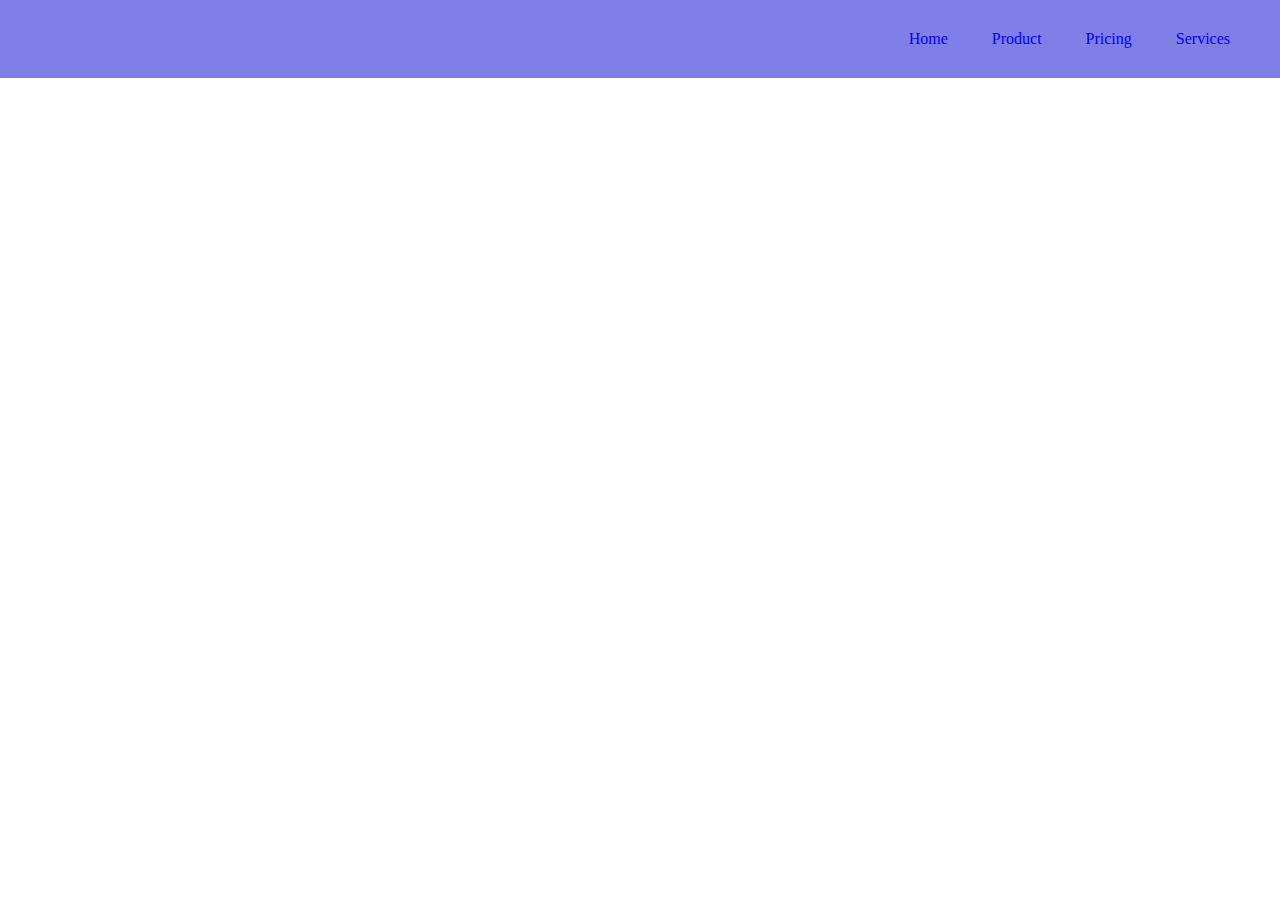
<file: NavBaar/index.html>
<!DOCTYPE html>
<html lang="en">
<head>
    <meta charset="UTF-8">
    <meta name="viewport" content="width=device-width, initial-scale=1.0">
    <title>Nav baar</title>
    <link rel="stylesheet" href="style.css">
</head>
<body>
    <nav>
     <ul>
        <li>Home</li>
        <li>Product</li>
        <li>Pricing</li>
        <li>Services</li>
    </ul>
    </nav>
</body>
</html>
</file>
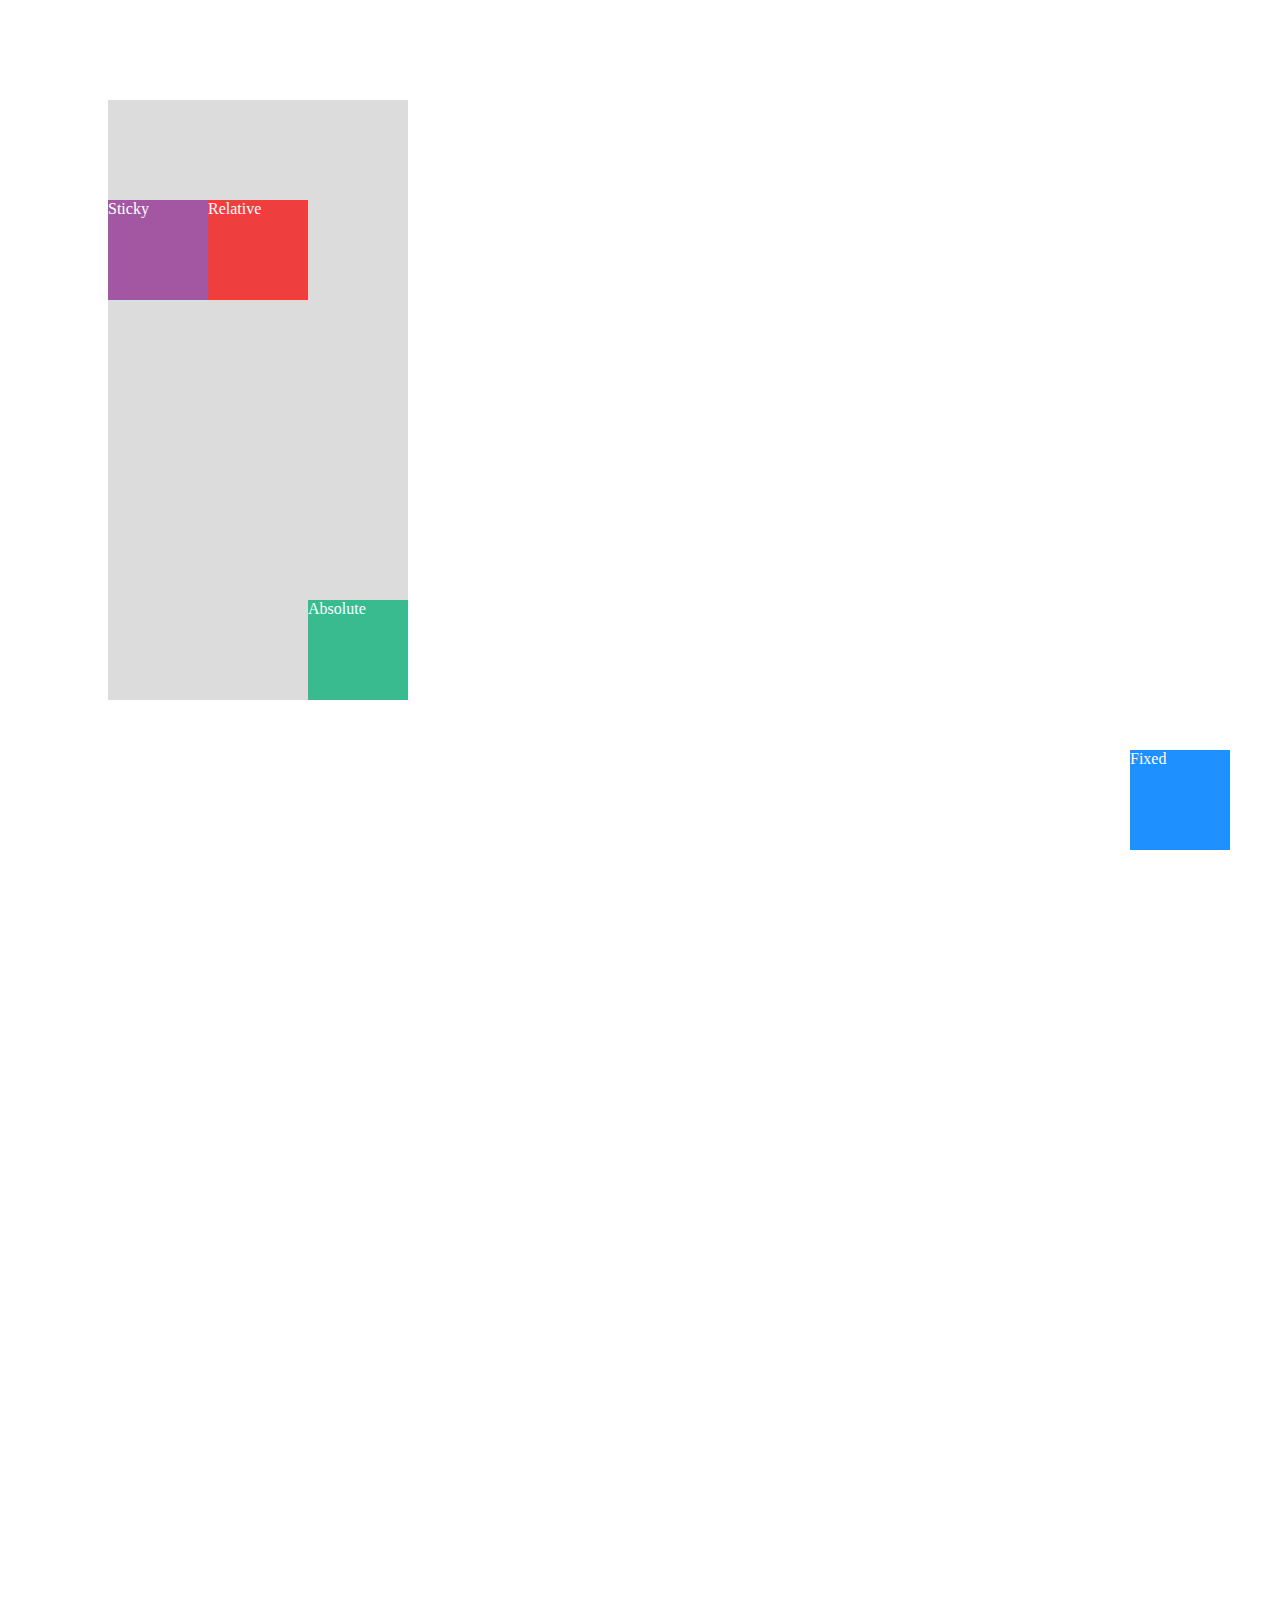
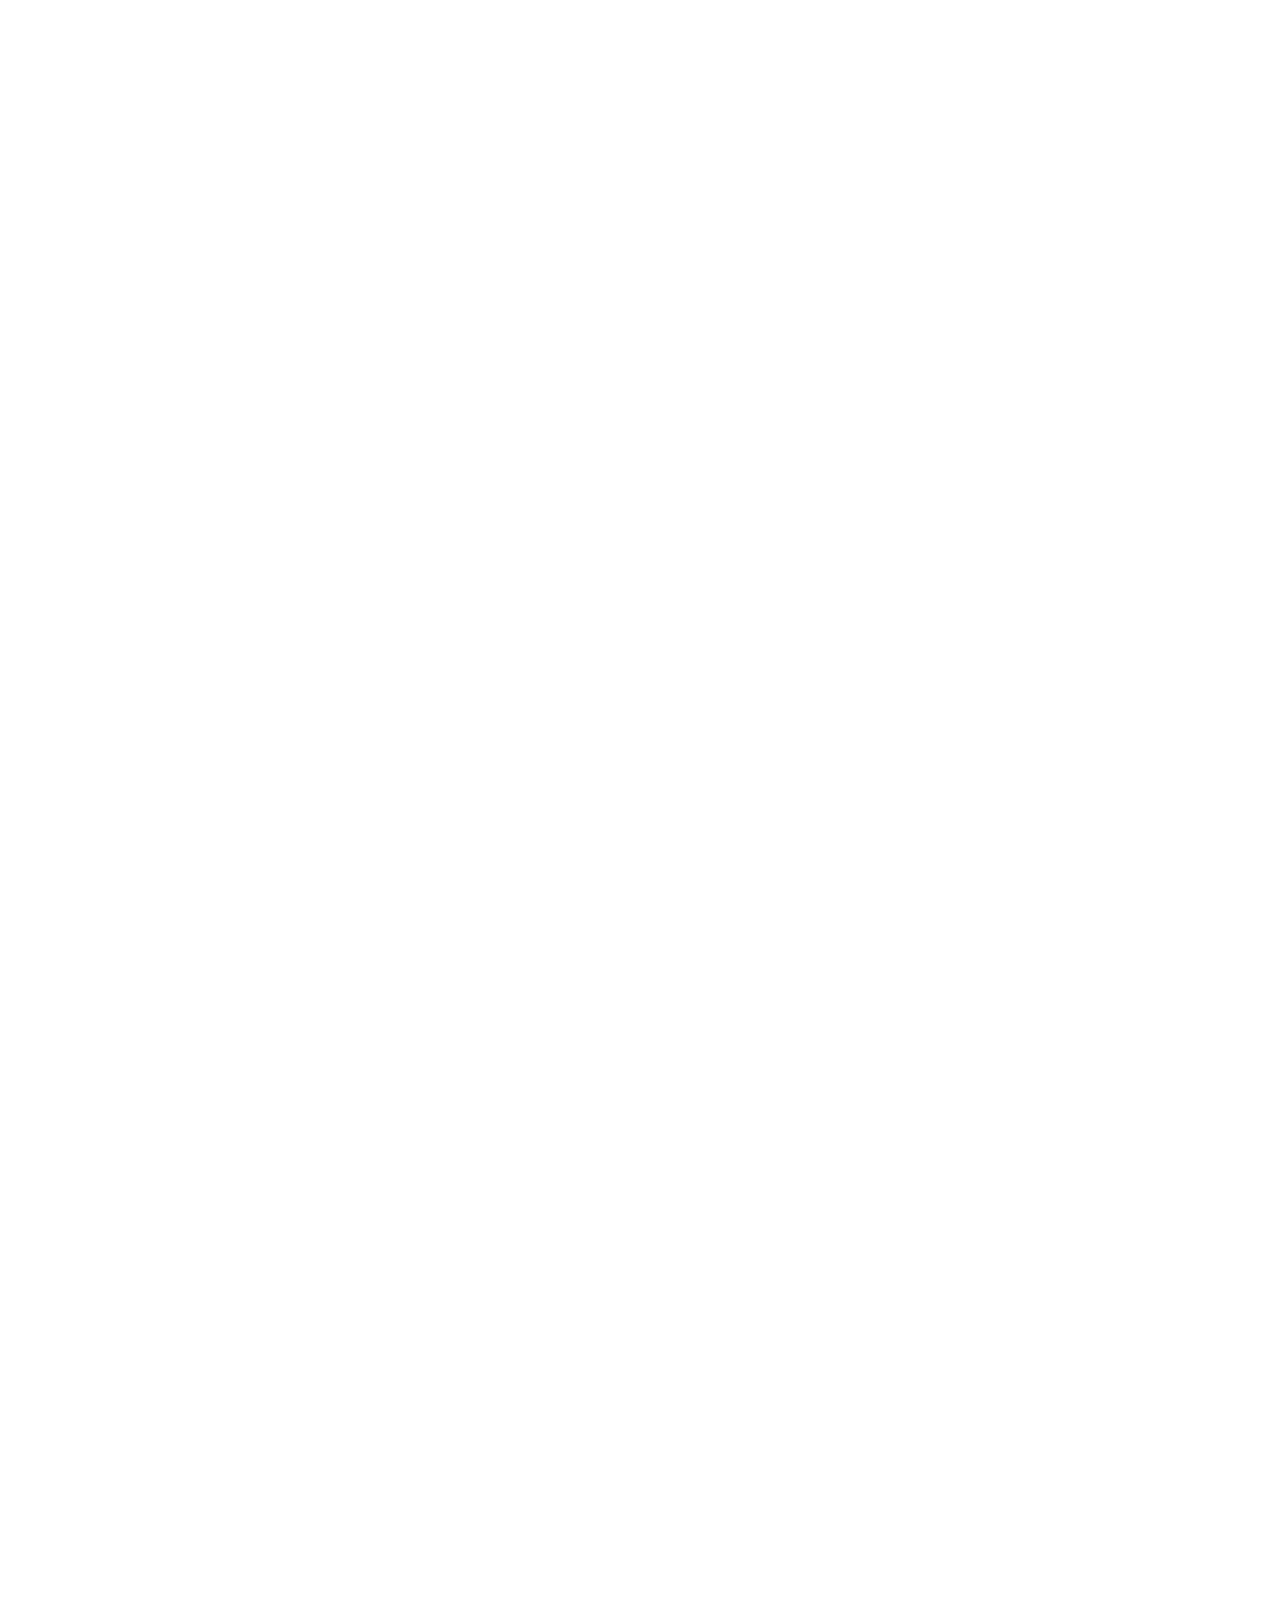
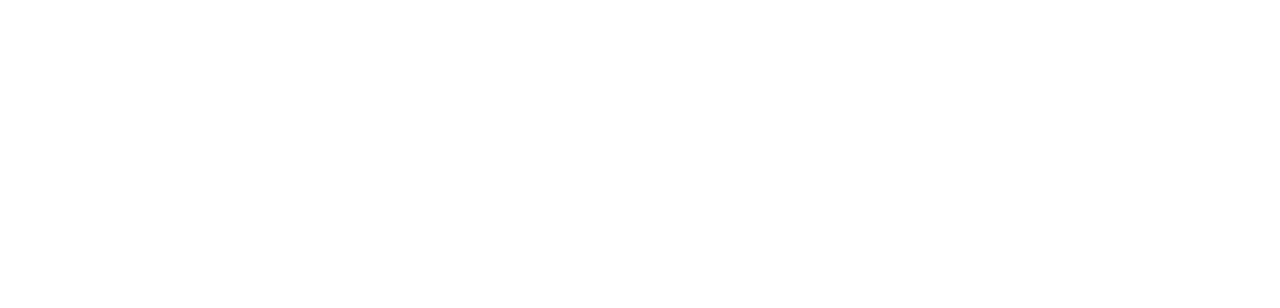
<file: Position/index.html>
<!DOCTYPE html>
<html lang="en">
<head>
    <meta charset="UTF-8">
    <meta name="viewport" content="width=device-width, initial-scale=1.0">
    <title>Document</title>
    <link rel="stylesheet" href="style.css">
</head>
<body>
    <div class="container">
        <div class="box red">Relative</div>
        <div class="box green">Absolute</div>
        <div class="box blue">Fixed</div>
        <div class="box purple">Sticky</div>
    </div>

    <div class="spacer"></div>

</body>
</html>
</file>
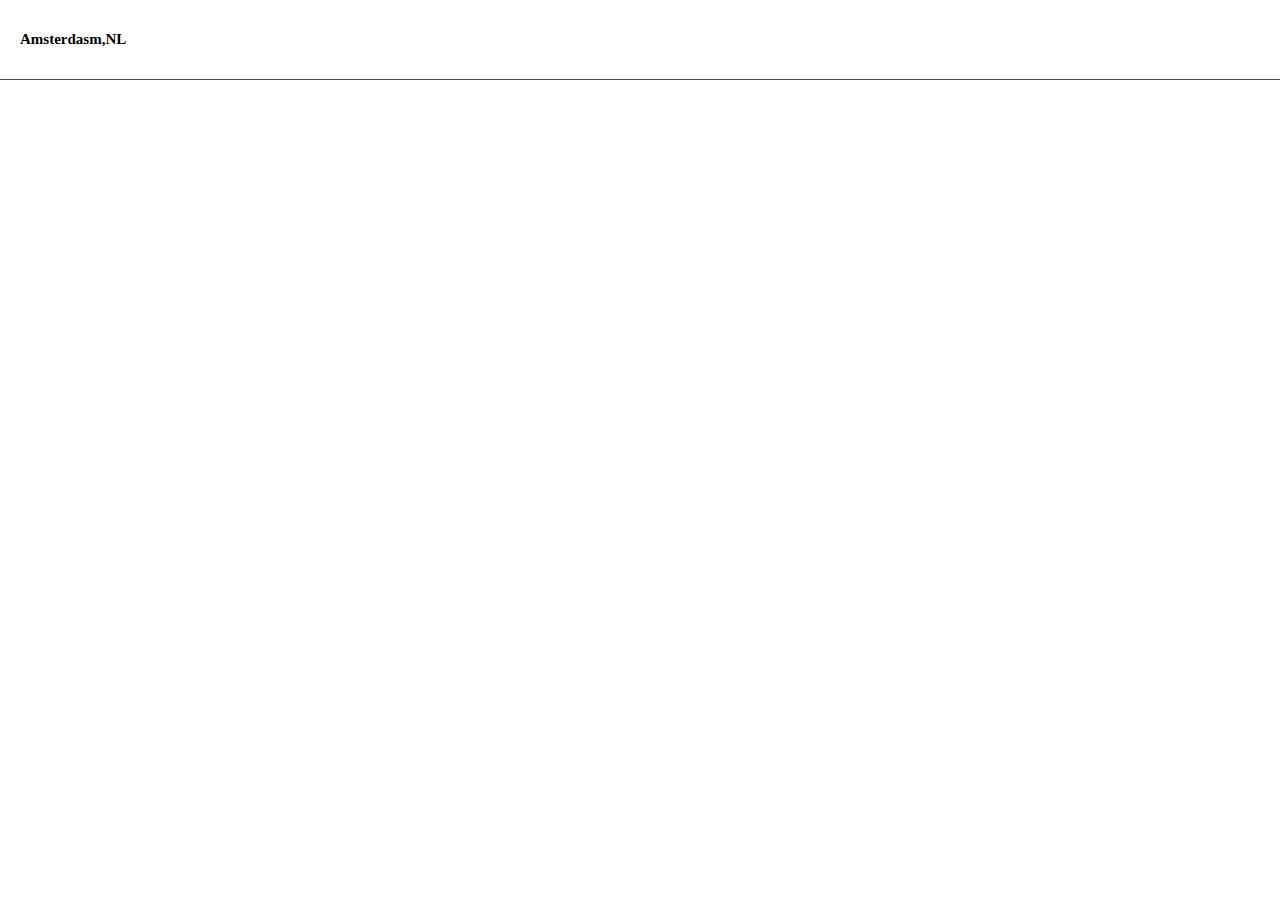
<file: Restro Website/index.html>
<!DOCTYPE html>
<html lang="en">
<head>
    <meta charset="UTF-8">
    <meta name="viewport" content="width=device-width, initial-scale=1.0">
    <title>Document</title>
    <link rel="stylesheet" href="style.css">
    
</head>
<body>
    <div id="main">
        <div id="page1">
            <nav>
                <h2>Amsterdasm,NL</h2>
            </nav>
        </div>
    </div>
</body>
</html>
</file>
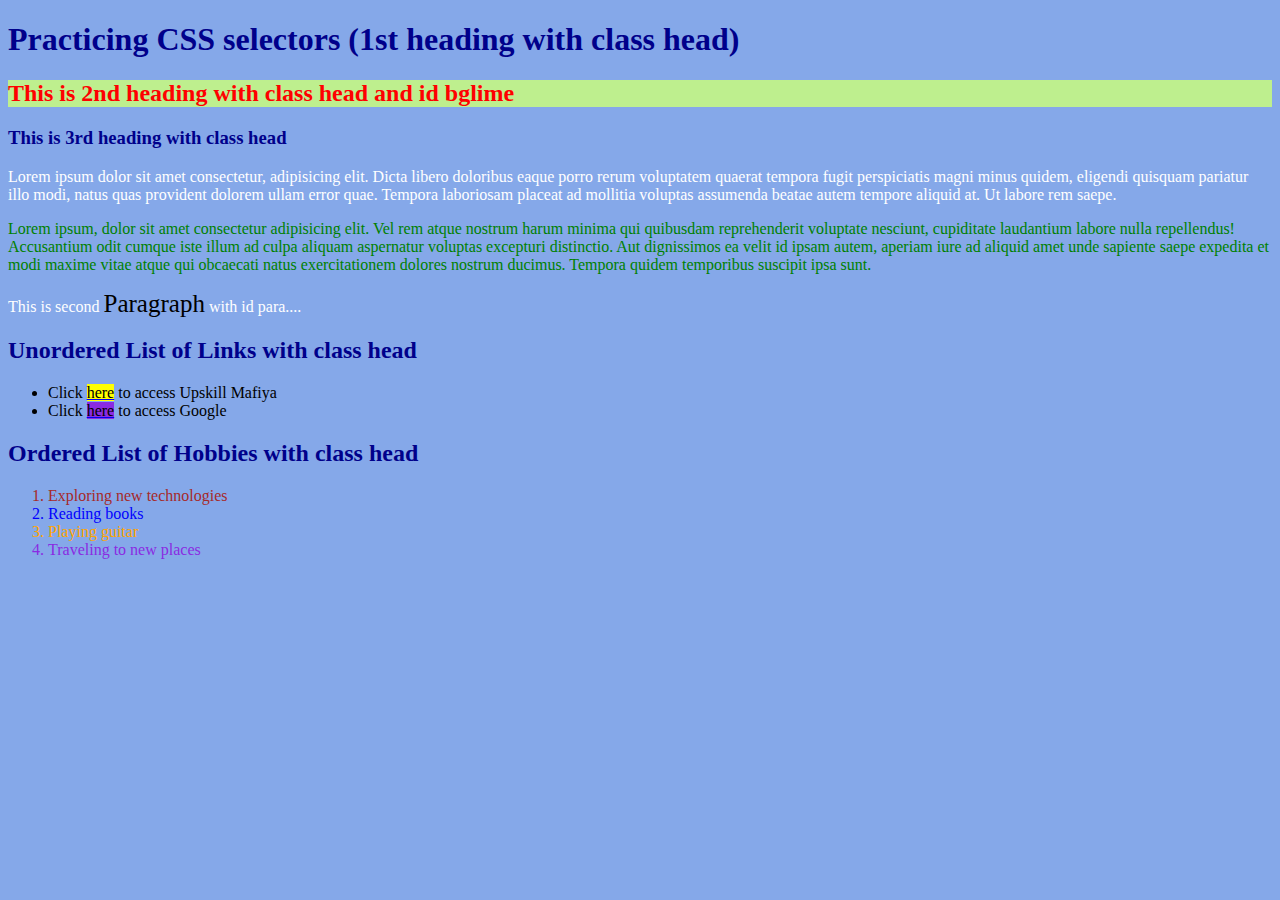
<file: Task 2/index.html>
<!DOCTYPE html>
<html lang="en">
  <head>
    <meta charset="UTF-8" />
    <meta name="viewport" content="width=device-width, initial-scale=1.0" />
    <title>Task 2</title>
    <link rel="stylesheet" href="style.css" />
  </head>
  <body>
    <h1 class="head">Practicing CSS selectors (1st heading with class head)</h1>
    <h2 class="head" id="bglime">This is 2nd heading with class head and id bglime</h2>
    <h3 class="head">This is 3rd heading with class head</h3>
    
    <p>
      Lorem ipsum dolor sit amet consectetur, adipisicing elit. Dicta libero
      doloribus eaque porro rerum voluptatem quaerat tempora fugit perspiciatis
      magni minus quidem, eligendi quisquam pariatur illo modi, natus quas
      provident dolorem ullam error quae. Tempora laboriosam placeat ad mollitia
      voluptas assumenda beatae autem tempore aliquid at. Ut labore rem saepe.
    </p>

    <p id="para">
      Lorem ipsum, dolor sit amet consectetur adipisicing elit. Vel rem atque
      nostrum harum minima qui quibusdam reprehenderit voluptate nesciunt,
      cupiditate laudantium labore nulla repellendus! Accusantium odit cumque
      iste illum ad culpa aliquam aspernatur voluptas excepturi distinctio. Aut
      dignissimos ea velit id ipsam autem, aperiam iure ad aliquid amet unde
      sapiente saepe expedita et modi maxime vitae atque qui obcaecati natus
      exercitationem dolores nostrum ducimus. Tempora quidem temporibus suscipit
      ipsa sunt.
    </p>

    <p>
      This is second <span class="highlight">Paragraph</span> with id
      para....<br />
    </p>

    <h2 class="head">Unordered List of Links with class head</h2>
    <ul>
        <li>Click <a href="#"><mark style="background-color: yellow;">here</mark></a> to access Upskill Mafiya</li>
        <li>Click <a href="#"><mark style="background-color: blueviolet;">here</mark></a> to access Google</li>
    </ul>

    <h2 class="head">Ordered List of Hobbies with class head</h2>
    <ol>
        <li style="color:brown;">Exploring new technologies</li>
        <li style="color:blue;">Reading books</li>
        <li style="color:orange">Playing guitar</li>
        <li style="color:blueviolet">Traveling to new places</li>
    </ol>
  </body>
</html>
</file>
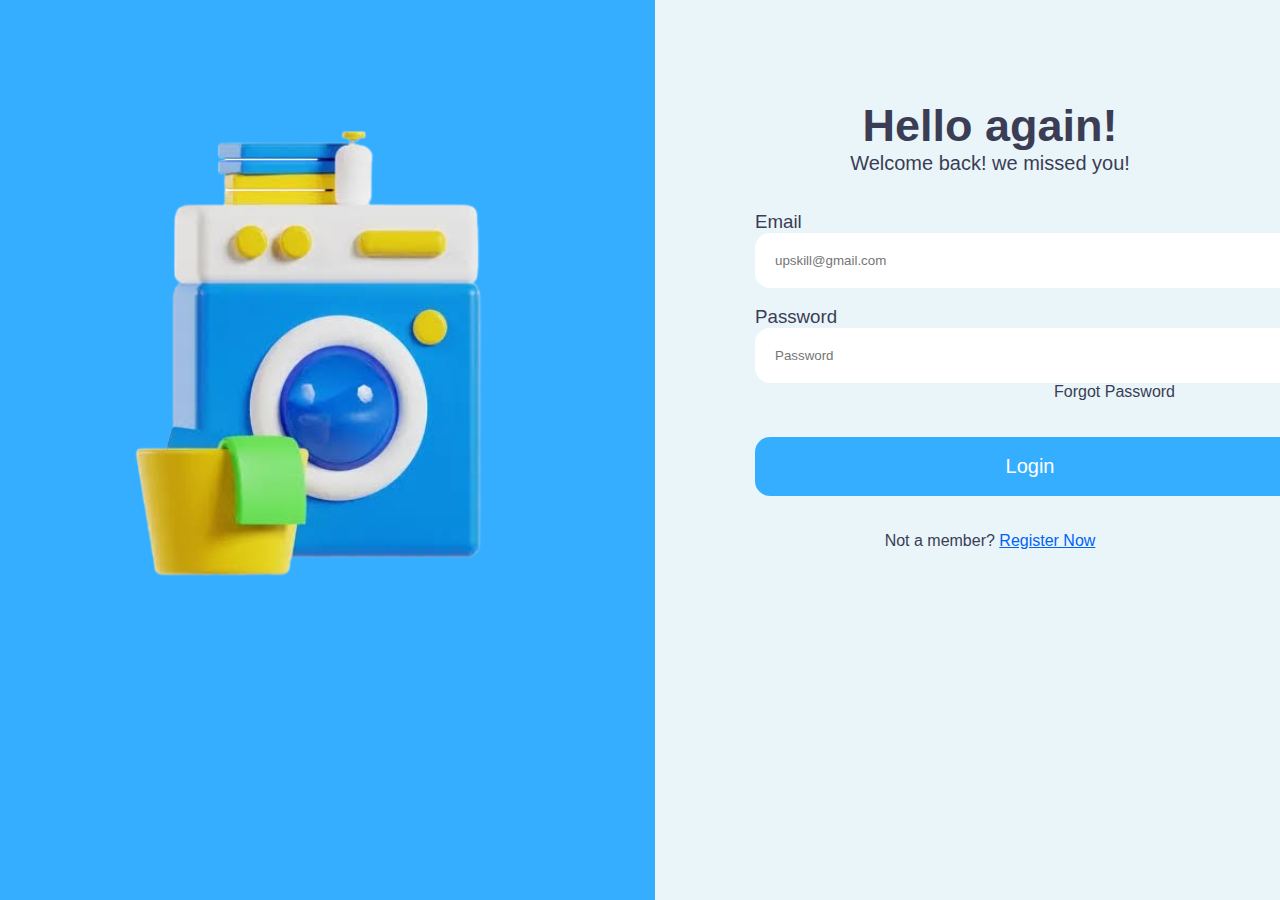
<file: Task 5/index.html>
<!DOCTYPE html>
<html lang="en">
<head>
    <meta charset="UTF-8">
    <meta name="viewport" content="width=device-width, initial-scale=1.0">
    <title>Laundary Mart-Login Page</title>
    <link rel="shortcut icon" href="https://cdn-icons-png.flaticon.com/128/698/698703.png" type="image/x-icon">
    <link rel="stylesheet" href="style.css">
</head>
<body>
    <div class="container">
        <div class="box" id="left">
            <img class="img1" src="laundry.png" alt="">
        </div>
        <div class="box" id="right">
            <div class="div1"> 
                <h1>Hello again!</h1>
                <p class="p1">Welcome back! we missed you!</p>
                <br>
                <br>
                <form class="form">
                    <h3>Email </h3>
                    
                    <input class="one" name="Email" type="email" placeholder="upskill@gmail.com">
                    <br>
                    <h3>Password</h3>
                    <input class="one" name="password" type="password" placeholder="Password">
                    <p class="p2">Forgot Password</p>
                    <br>
                    <br>
                    <button class="one" id="b1">Login</button>
                </form>
                <br>
                <br>
                <p class="p3">Not a member? <span style="color: #0063f7; text-decoration: underline;">Register Now</span></p>
            </div>
        
           
        </div>
    </div>
</body>
</html>
</file>
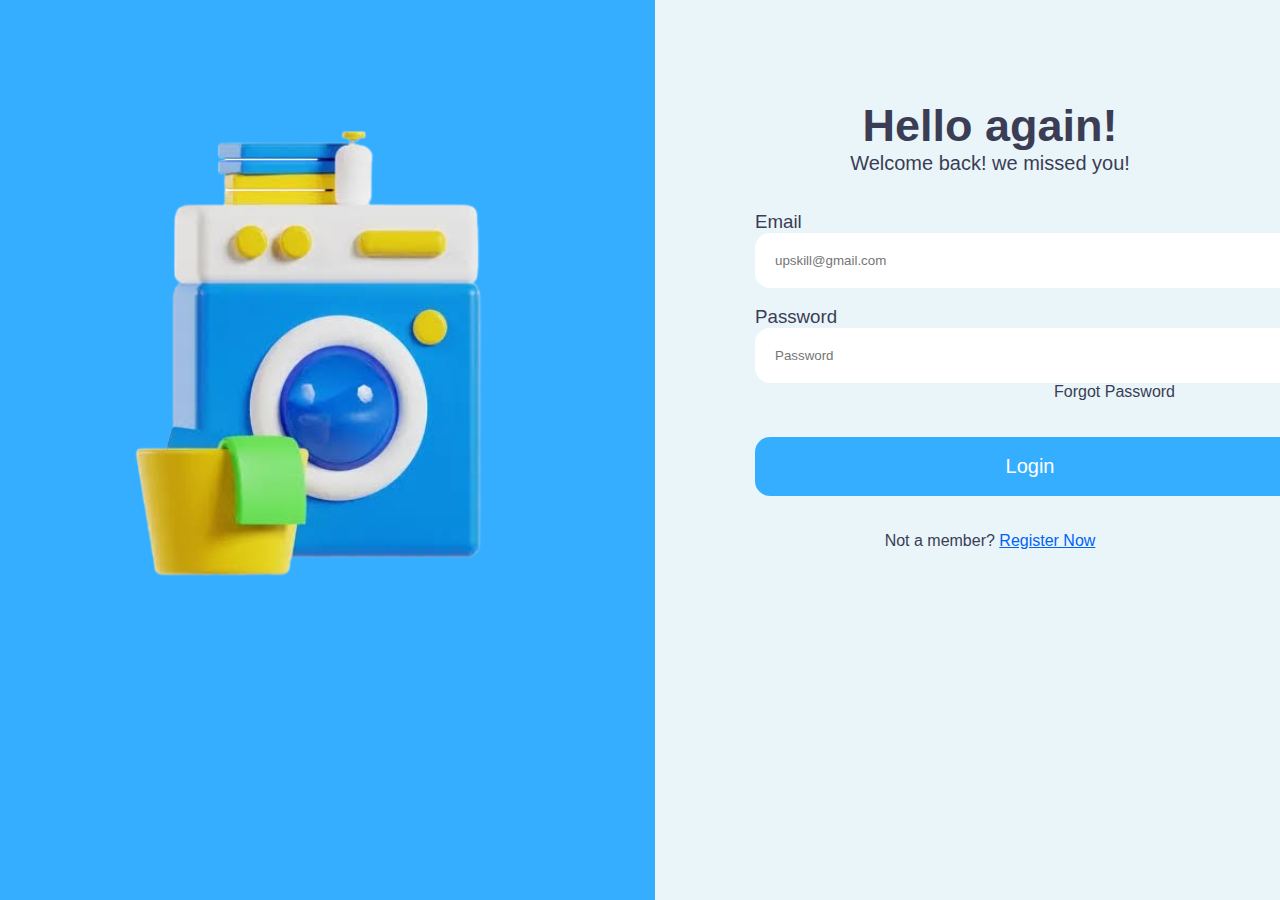
<file: Task5/index.html>
<!DOCTYPE html>
<html lang="en">
<head>
    <meta charset="UTF-8">
    <meta name="viewport" content="width=device-width, initial-scale=1.0">
    <title>Laundary Mart-Login Page</title>
    <link rel="shortcut icon" href="https://cdn-icons-png.flaticon.com/128/698/698703.png" type="image/x-icon">
    <link rel="stylesheet" href="style.css">
</head>
<body>
    <div class="container">
        <div class="box" id="left">
            <img class="img1" src="/Task4/laundry.png" alt="">
        </div>
        <div class="box" id="right">
            <div class="div1"> 
                <h1>Hello again!</h1>
                <p class="p1">Welcome back! we missed you!</p>
                <br>
                <br>
                <form class="form">
                    <h3>Email </h3>
                    
                    <input class="one" name="Email" type="email" placeholder="upskill@gmail.com">
                    <br>
                    <h3>Password</h3>
                    <input class="one" name="password" type="password" placeholder="Password">
                    <p class="p2">Forgot Password</p>
                    <br>
                    <br>
                    <button class="one" id="b1">Login</button>
                </form>
                <br>
                <br>
                <p class="p3">Not a member? <span style="color: #0063f7; text-decoration: underline;">Register Now</span></p>
            </div>
        
           
        </div>
    </div>
</body>
</html>
</file>
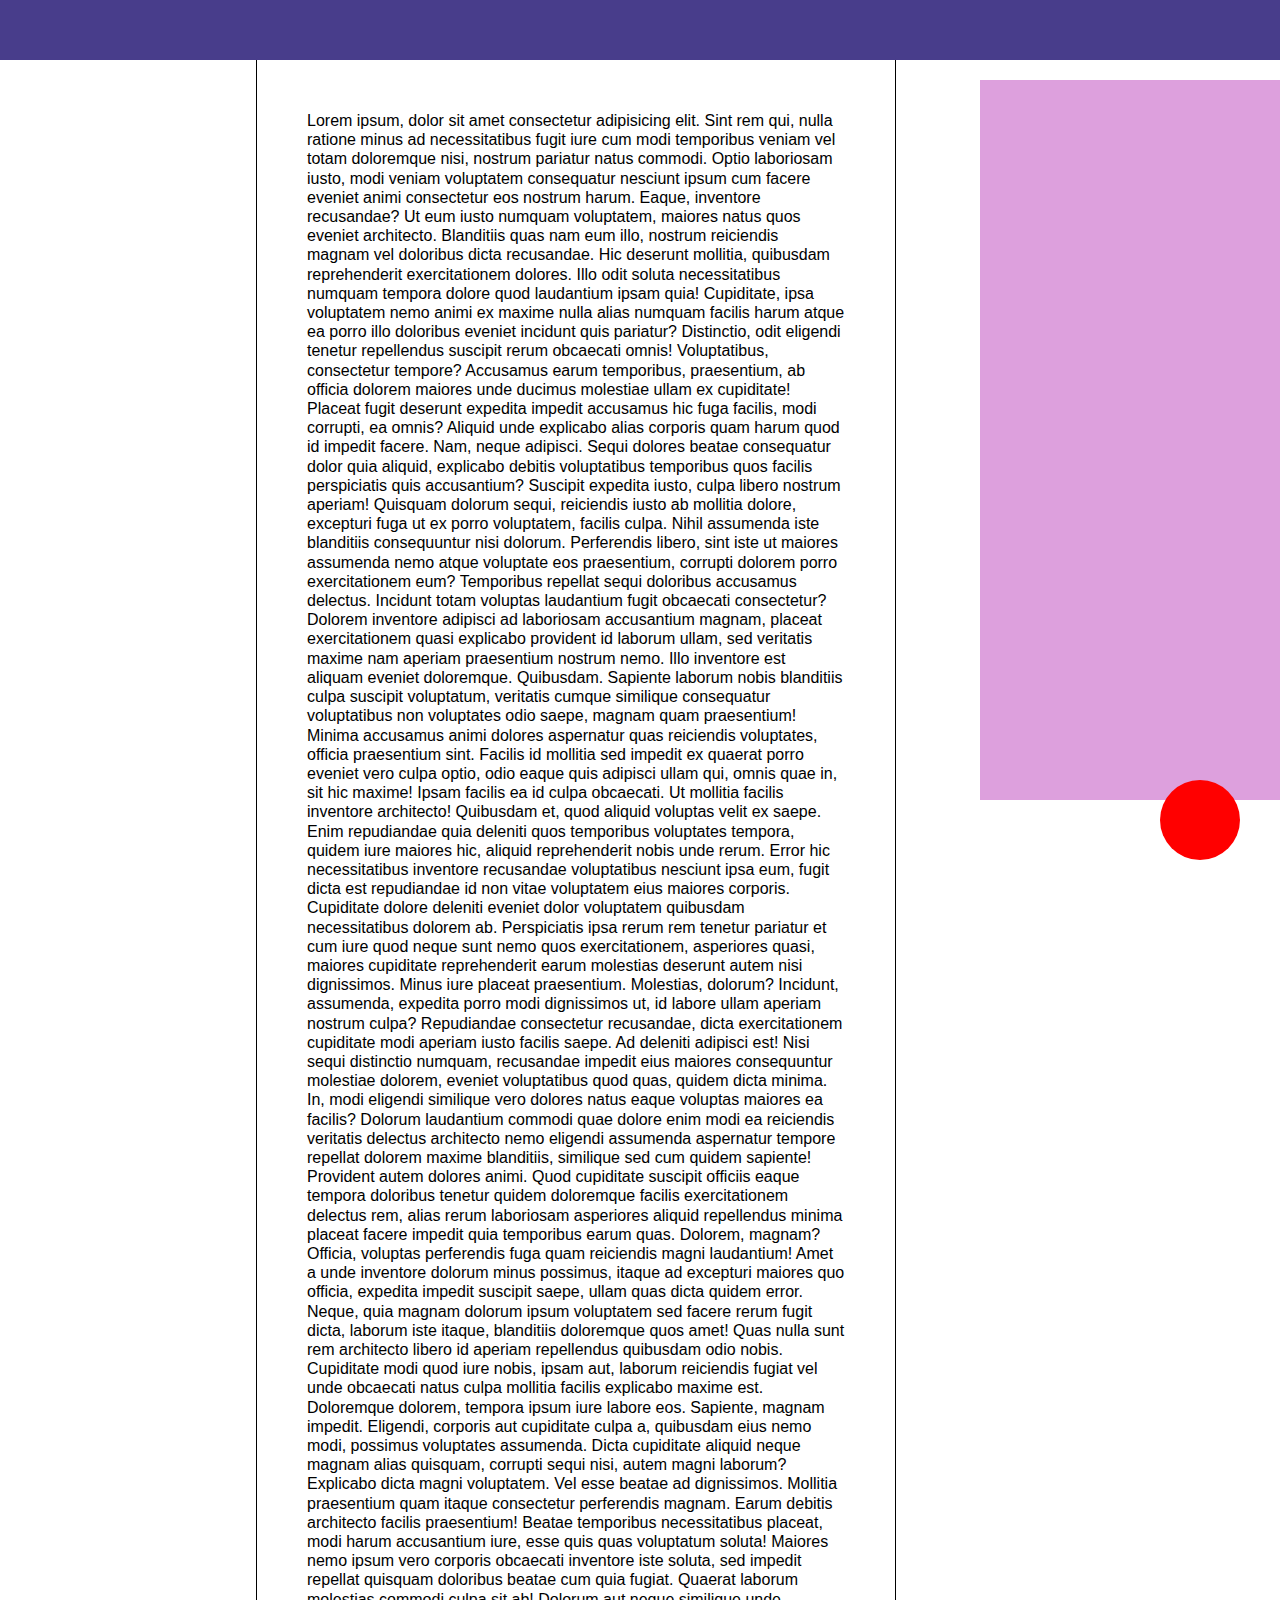
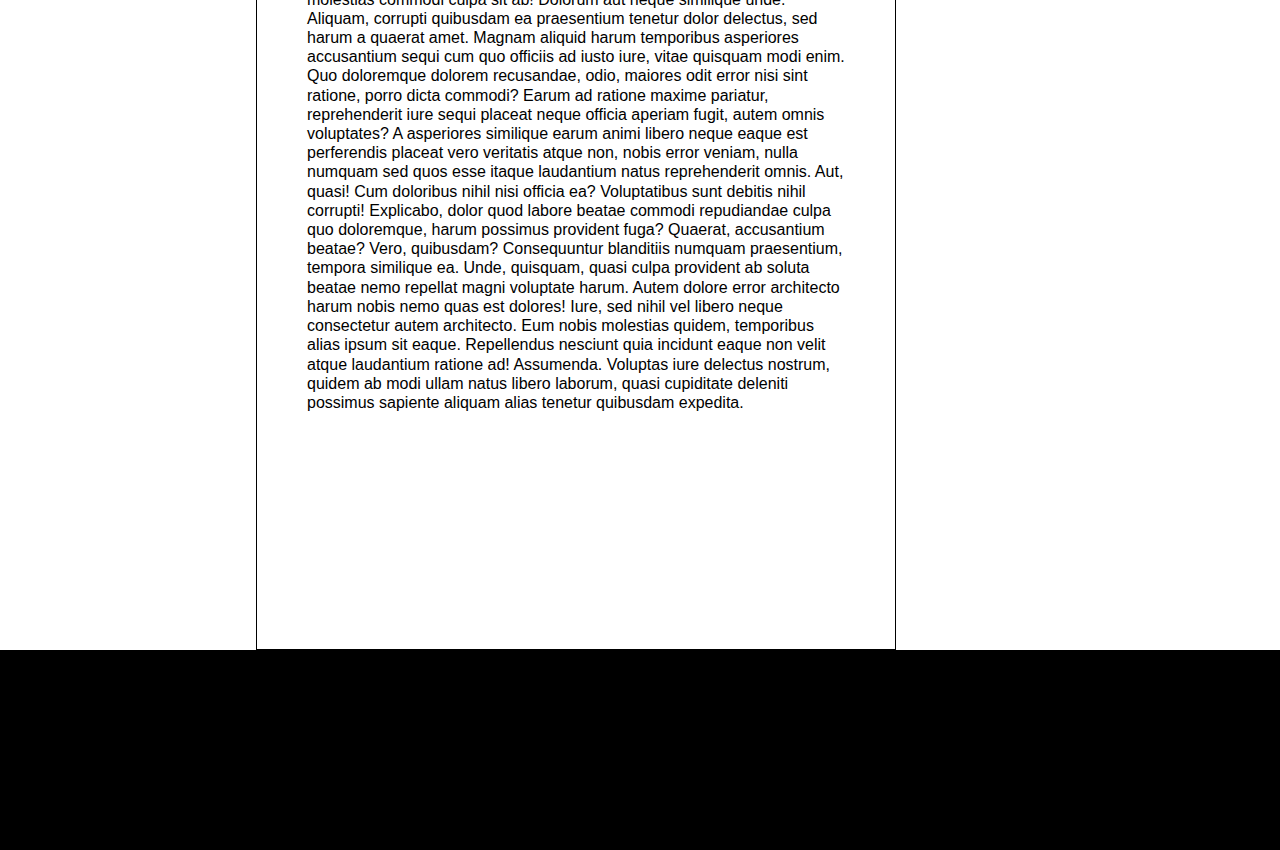
<file: Position/index1.html>
<!DOCTYPE html>
<html lang="en">
  <head>
    <meta charset="UTF-8" />
    <meta name="viewport" content="width=device-width, initial-scale=1.0" />
    <title>Document</title>
    <link rel="stylesheet" href="style1.css" />
  </head>
  <body>
    <nav class="nav"></nav>

    <main>
      <p>
        Lorem ipsum, dolor sit amet consectetur adipisicing elit. Sint rem qui, nulla ratione minus ad necessitatibus fugit iure cum modi temporibus veniam vel totam doloremque nisi, nostrum pariatur natus commodi.
        Optio laboriosam iusto, modi veniam voluptatem consequatur nesciunt ipsum cum facere eveniet animi consectetur eos nostrum harum. Eaque, inventore recusandae? Ut eum iusto numquam voluptatem, maiores natus quos eveniet architecto.
        Blanditiis quas nam eum illo, nostrum reiciendis magnam vel doloribus dicta recusandae. Hic deserunt mollitia, quibusdam reprehenderit exercitationem dolores. Illo odit soluta necessitatibus numquam tempora dolore quod laudantium ipsam quia!
        Cupiditate, ipsa voluptatem nemo animi ex maxime nulla alias numquam facilis harum atque ea porro illo doloribus eveniet incidunt quis pariatur? Distinctio, odit eligendi tenetur repellendus suscipit rerum obcaecati omnis!
        Voluptatibus, consectetur tempore? Accusamus earum temporibus, praesentium, ab officia dolorem maiores unde ducimus molestiae ullam ex cupiditate! Placeat fugit deserunt expedita impedit accusamus hic fuga facilis, modi corrupti, ea omnis?
        Aliquid unde explicabo alias corporis quam harum quod id impedit facere. Nam, neque adipisci. Sequi dolores beatae consequatur dolor quia aliquid, explicabo debitis voluptatibus temporibus quos facilis perspiciatis quis accusantium?
        Suscipit expedita iusto, culpa libero nostrum aperiam! Quisquam dolorum sequi, reiciendis iusto ab mollitia dolore, excepturi fuga ut ex porro voluptatem, facilis culpa. Nihil assumenda iste blanditiis consequuntur nisi dolorum.
        Perferendis libero, sint iste ut maiores assumenda nemo atque voluptate eos praesentium, corrupti dolorem porro exercitationem eum? Temporibus repellat sequi doloribus accusamus delectus. Incidunt totam voluptas laudantium fugit obcaecati consectetur?
        Dolorem inventore adipisci ad laboriosam accusantium magnam, placeat exercitationem quasi explicabo provident id laborum ullam, sed veritatis maxime nam aperiam praesentium nostrum nemo. Illo inventore est aliquam eveniet doloremque. Quibusdam.
        Sapiente laborum nobis blanditiis culpa suscipit voluptatum, veritatis cumque similique consequatur voluptatibus non voluptates odio saepe, magnam quam praesentium! Minima accusamus animi dolores aspernatur quas reiciendis voluptates, officia praesentium sint.
        Facilis id mollitia sed impedit ex quaerat porro eveniet vero culpa optio, odio eaque quis adipisci ullam qui, omnis quae in, sit hic maxime! Ipsam facilis ea id culpa obcaecati.
        Ut mollitia facilis inventore architecto! Quibusdam et, quod aliquid voluptas velit ex saepe. Enim repudiandae quia deleniti quos temporibus voluptates tempora, quidem iure maiores hic, aliquid reprehenderit nobis unde rerum.
        Error hic necessitatibus inventore recusandae voluptatibus nesciunt ipsa eum, fugit dicta est repudiandae id non vitae voluptatem eius maiores corporis. Cupiditate dolore deleniti eveniet dolor voluptatem quibusdam necessitatibus dolorem ab.
        Perspiciatis ipsa rerum rem tenetur pariatur et cum iure quod neque sunt nemo quos exercitationem, asperiores quasi, maiores cupiditate reprehenderit earum molestias deserunt autem nisi dignissimos. Minus iure placeat praesentium.
        Molestias, dolorum? Incidunt, assumenda, expedita porro modi dignissimos ut, id labore ullam aperiam nostrum culpa? Repudiandae consectetur recusandae, dicta exercitationem cupiditate modi aperiam iusto facilis saepe. Ad deleniti adipisci est!
        Nisi sequi distinctio numquam, recusandae impedit eius maiores consequuntur molestiae dolorem, eveniet voluptatibus quod quas, quidem dicta minima. In, modi eligendi similique vero dolores natus eaque voluptas maiores ea facilis?
        Dolorum laudantium commodi quae dolore enim modi ea reiciendis veritatis delectus architecto nemo eligendi assumenda aspernatur tempore repellat dolorem maxime blanditiis, similique sed cum quidem sapiente! Provident autem dolores animi.
        Quod cupiditate suscipit officiis eaque tempora doloribus tenetur quidem doloremque facilis exercitationem delectus rem, alias rerum laboriosam asperiores aliquid repellendus minima placeat facere impedit quia temporibus earum quas. Dolorem, magnam?
        Officia, voluptas perferendis fuga quam reiciendis magni laudantium! Amet a unde inventore dolorum minus possimus, itaque ad excepturi maiores quo officia, expedita impedit suscipit saepe, ullam quas dicta quidem error.
        Neque, quia magnam dolorum ipsum voluptatem sed facere rerum fugit dicta, laborum iste itaque, blanditiis doloremque quos amet! Quas nulla sunt rem architecto libero id aperiam repellendus quibusdam odio nobis.
        Cupiditate modi quod iure nobis, ipsam aut, laborum reiciendis fugiat vel unde obcaecati natus culpa mollitia facilis explicabo maxime est. Doloremque dolorem, tempora ipsum iure labore eos. Sapiente, magnam impedit.
        Eligendi, corporis aut cupiditate culpa a, quibusdam eius nemo modi, possimus voluptates assumenda. Dicta cupiditate aliquid neque magnam alias quisquam, corrupti sequi nisi, autem magni laborum? Explicabo dicta magni voluptatem.
        Vel esse beatae ad dignissimos. Mollitia praesentium quam itaque consectetur perferendis magnam. Earum debitis architecto facilis praesentium! Beatae temporibus necessitatibus placeat, modi harum accusantium iure, esse quis quas voluptatum soluta!
        Maiores nemo ipsum vero corporis obcaecati inventore iste soluta, sed impedit repellat quisquam doloribus beatae cum quia fugiat. Quaerat laborum molestias commodi culpa sit ab! Dolorum aut neque similique unde.
        Aliquam, corrupti quibusdam ea praesentium tenetur dolor delectus, sed harum a quaerat amet. Magnam aliquid harum temporibus asperiores accusantium sequi cum quo officiis ad iusto iure, vitae quisquam modi enim.
        Quo doloremque dolorem recusandae, odio, maiores odit error nisi sint ratione, porro dicta commodi? Earum ad ratione maxime pariatur, reprehenderit iure sequi placeat neque officia aperiam fugit, autem omnis voluptates?
        A asperiores similique earum animi libero neque eaque est perferendis placeat vero veritatis atque non, nobis error veniam, nulla numquam sed quos esse itaque laudantium natus reprehenderit omnis. Aut, quasi!
        Cum doloribus nihil nisi officia ea? Voluptatibus sunt debitis nihil corrupti! Explicabo, dolor quod labore beatae commodi repudiandae culpa quo doloremque, harum possimus provident fuga? Quaerat, accusantium beatae? Vero, quibusdam?
        Consequuntur blanditiis numquam praesentium, tempora similique ea. Unde, quisquam, quasi culpa provident ab soluta beatae nemo repellat magni voluptate harum. Autem dolore error architecto harum nobis nemo quas est dolores!
        Iure, sed nihil vel libero neque consectetur autem architecto. Eum nobis molestias quidem, temporibus alias ipsum sit eaque. Repellendus nesciunt quia incidunt eaque non velit atque laudantium ratione ad! Assumenda.
        Voluptas iure delectus nostrum, quidem ab modi ullam natus libero laborum, quasi cupiditate deleniti possimus sapiente aliquam alias tenetur quibusdam expedita. </p>
    </main>

    <div class="aside-container">
      <aside></aside>
    </div>

    <div class="contact"></div>

    <footer></footer>
  </body>
</html>
</file>
<file: NavBaar/style.css>
*{
    margin: 0;
    padding: 0;
    /* border: 1px solid blueviolet; */
    box-sizing: border-box;
}

body{
    font-family: Verdana;
}
ul{
    list-style: none;
    text-align: end;
    padding: 30px;
   
    background-color:rgb(127, 127, 231);
    color:blue;
}

li{
    display: inline;
    padding: 20px;
}

li:hover{
    color: rgb(162, 64, 162);
    cursor: pointer;
}
</file>
<file: Position/style.css>
body{
    color: white;
}

.container{
    width: 300px;
    height: 600px;
    background-color: gainsboro;
    margin: 100px;
    position: relative;
}

.box{
    width: 100px;
    height: 100px;
    background-color: gainsboro;
}

.red{
    position: relative;
    background-color: #ef3e3e;
    top: 100px;
    left: 100px;
}

.green{
    background-color: #3aba8f;
    position: absolute;
    bottom: 0;
    right: 0;
}

.blue{
    background-color: dodgerblue;
    position: fixed;
    bottom: 50px;
    right: 50px;
}

.purple{
    background-color: #a357a3;
    position: sticky;
    top: 50px;
}

.spacer{
    height: 300vh;
}
</file>
<file: Restro Website/style.css>
@font-face {
    font-family: domaine;
    src: url(5f242a69b1577e63266b4d72_DomaineDispCondMedium.ttf);
}


*{
    padding:0;
    margin:0;
    box-sizing:border-box;
}

body,html{
    height: 100%;
    width: 100%;
}

nav{
    height:80px;
    width: 100%;
    display: flex;
    align-items: center;
    justify-content: space-between;
    padding: 0 20px;
    border-bottom: 1px solid rgb(75, 75, 75);
}

nav h2{
    font-size: 15px;
}
nav img{
    width: 12%;
}
nav i{
    font-size: 20px;
}
</file>
<file: Task 2/style.css>
body{
background: rgb(133, 168, 233);
}

.head{
    color: darkblue;
}

#bglime{
    background-color: rgb(190, 239, 142);
    color: red;
}

p{
    color: white;
}

#para{
    color: green;
}

.highlight{
    color: black;
    font-size: 25px;
}
</file>
<file: Task 5/style.css>
/*
   display: flex;
 flex-direction: column-reverse; 
 flex-wrap: wrap; 
 gap: 10px; 
 row-gap: 10px; 
 column-gap: 10px;
 flex-flow: wrap row;
justify-content: flex-end;
justify-content: center;
align-items: center;
 align-content: space-evenly;

 -------
 .box-properties 

 border: 2px solid green;
    margin: 10px 0;
   width: 100px;
   flex-basis: 25%; 

   --------

   .box-1 properties
    flex-grow: 1;
   flex-shrink: 2; 
   flex-basis: 200px;
   flex: 0 0 200px;
   align-self: stretch;

*/

*{
    box-sizing: border-box;
    font-family:'Segoe UI', Tahoma, Geneva, Verdana, sans-serif;
    margin: 0;
    padding: 0;
}

.container{ 
   display: flex;
   height: 100vh;
   justify-content: center;
   align-content:center;
   
   
}

.box{
   flex-basis: 55%;  
}

#left{
   background-color: #35aeff;  
}

.img1{
   height: 500px;
   width: 480px;
   margin: 100px;
}

#right{
   background-color: #eaf5fa;
   justify-content: center;
   display: flex;
}
h1{
   font-size: 45px;
   text-align: center;
   margin-right: 80px;
}

.p1{
   font-size: 20px;
   text-align: center;
   margin-right: 80px;
}

h3{
   font-weight: normal;
}

.div1{
   width: 100%;
   justify-content: center;
   margin-top: 100px;
   margin-left: 100px;
   color: #3b3d55;
}



.form{
   display: flex;
   flex-direction:column;

}

.one{
   border: none;
   border-radius: 15px;
   width: 550px;
   padding: 20px;
}
.p2{
   text-align: end;
   margin-right: 130px;

}

#b1{
   color: white;
   font-size: 20px;
   background-color: #35aeff;
   padding: 18px;
   width: 550px;
   margin-left: 0px;
}

button:hover{
   cursor: pointer;
}

.p3{
   text-align: center;
   margin-right: 80px;
}

span:hover{
   cursor: pointer;
}
</file>
<file: Task5/style.css>
/*
   display: flex;
 flex-direction: column-reverse; 
 flex-wrap: wrap; 
 gap: 10px; 
 row-gap: 10px; 
 column-gap: 10px;
 flex-flow: wrap row;
justify-content: flex-end;
justify-content: center;
align-items: center;
 align-content: space-evenly;

 -------
 .box-properties 

 border: 2px solid green;
    margin: 10px 0;
   width: 100px;
   flex-basis: 25%; 

   --------

   .box-1 properties
    flex-grow: 1;
   flex-shrink: 2; 
   flex-basis: 200px;
   flex: 0 0 200px;
   align-self: stretch;

*/

*{
    box-sizing: border-box;
    font-family:'Segoe UI', Tahoma, Geneva, Verdana, sans-serif;
    margin: 0;
    padding: 0;
}

.container{ 
   display: flex;
   height: 100vh;
   justify-content: center;
   align-content:center;
   
   
}

.box{
   flex-basis: 55%;  
}

#left{
   background-color: #35aeff;  
}

.img1{
   height: 500px;
   width: 480px;
   margin: 100px;
}

#right{
   background-color: #eaf5fa;
   justify-content: center;
   display: flex;
}
h1{
   font-size: 45px;
   text-align: center;
   margin-right: 80px;
}

.p1{
   font-size: 20px;
   text-align: center;
   margin-right: 80px;
}

h3{
   font-weight: normal;
}

.div1{
   width: 100%;
   justify-content: center;
   margin-top: 100px;
   margin-left: 100px;
   color: #3b3d55;
}



.form{
   display: flex;
   flex-direction:column;

}

.one{
   border: none;
   border-radius: 15px;
   width: 550px;
   padding: 20px;
}
.p2{
   text-align: end;
   margin-right: 130px;

}

#b1{
   color: white;
   font-size: 20px;
   background-color: #35aeff;
   padding: 18px;
   width: 550px;
   margin-left: 0px;
}

button:hover{
   cursor: pointer;
}

.p3{
   text-align: center;
   margin-right: 80px;
}

span:hover{
   cursor: pointer;
}
</file>
<file: Position/style1.css>
*{
    margin: 0;
    padding: 0;
    box-sizing: border-box;
}

.nav{
    width: 100%;
    height: 60px;
    background-color: darkslateblue;
    position: fixed;
    top: 0;
    z-index: 1;

}

body{
    font-family: Arial, Helvetica, sans-serif;
    line-height: 1.2rem;
}

main{
    width: 50%;
    height: 250vh;
    border: 1px solid black;
    position: relative;
    left: 20%;
    right: 30%;
    padding: 110px 50px;
}

.aside-container{
    width: 100%;
    height: 150vh;
    position: absolute;
    top: 0;
}

aside {
    width: 300px;
    background-color: plum;
    height: 80vh;
    position: sticky;
    top: 80px;
    float: right;
}

.contact {
    width: 80px;
    height: 80px;
    position: fixed;
    right: 40px;
    bottom: 40px;
    border-radius: 40px;
    background-color: red;
}

footer {
    width: 100%;
    height: 200px;
    background-color: black;
}
</file>
